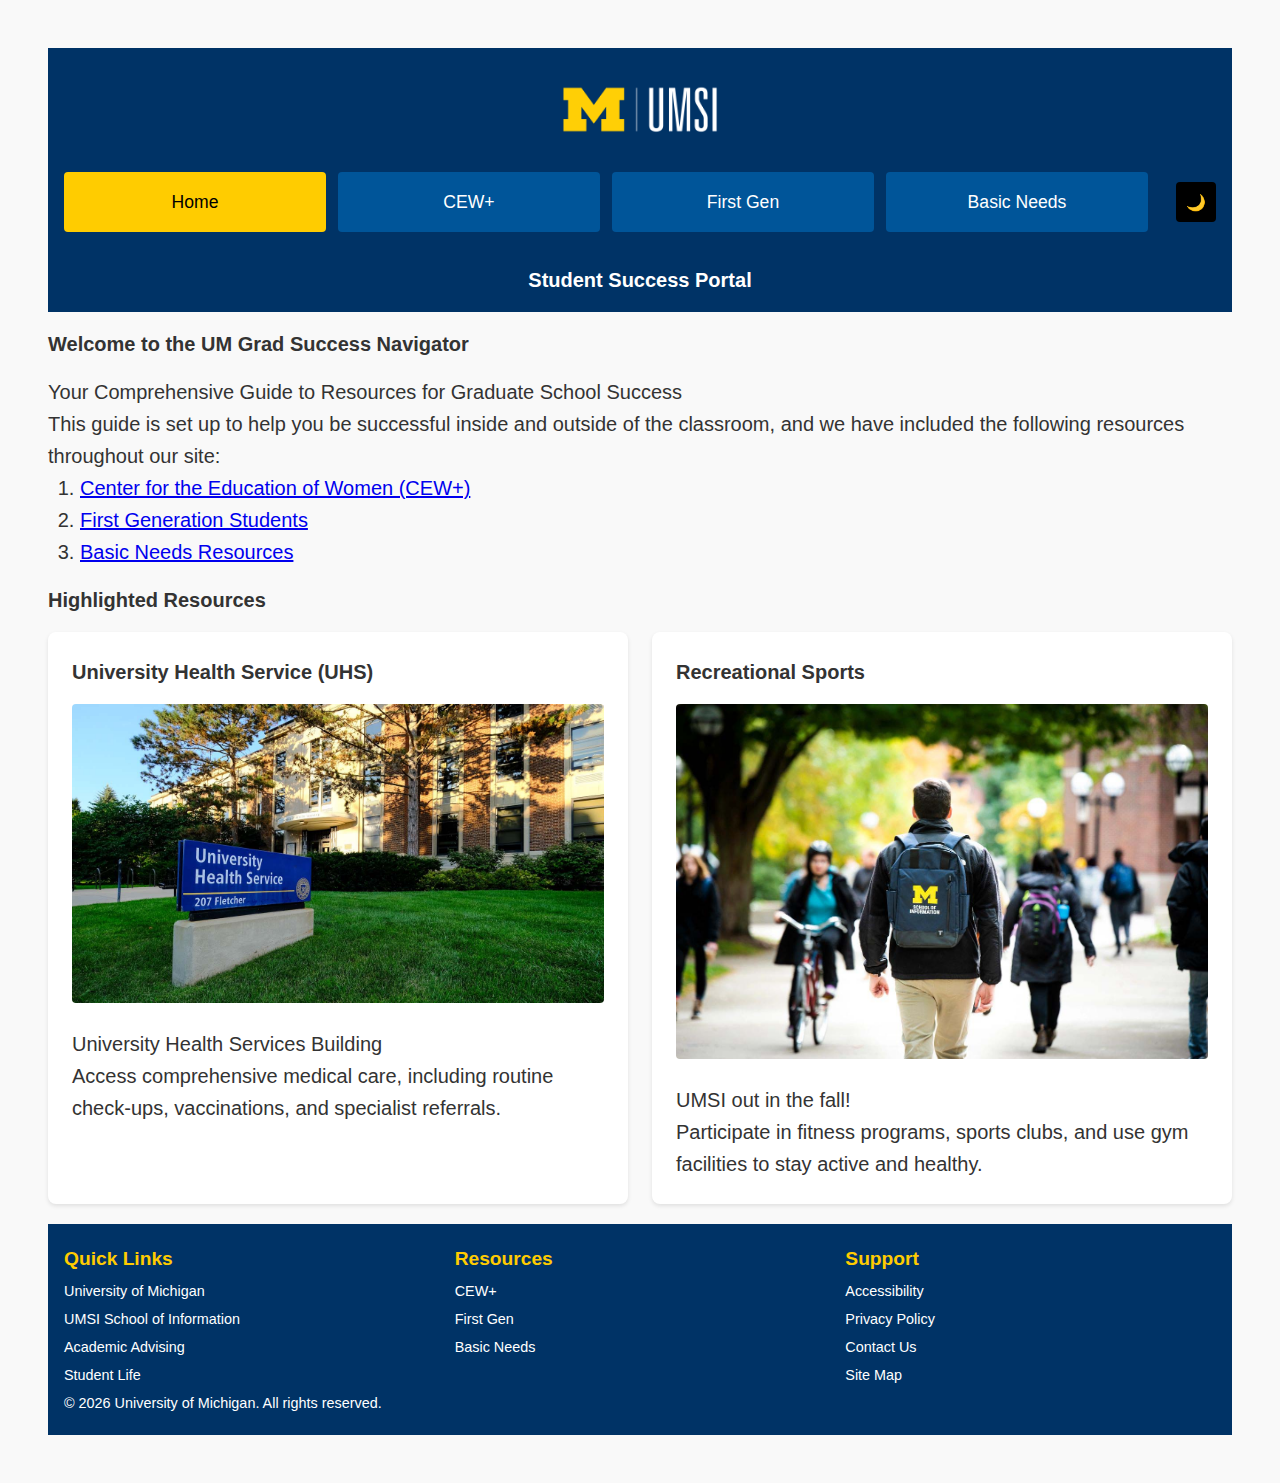
<file: index.html>
<!DOCTYPE html>
<html lang="en">
<head>
  <meta charset="UTF-8">
  <meta name="viewport" content="width=device-width, initial-scale=1.0">
  <title>Student Success Portal</title>
  <link rel="stylesheet" type="text/css" href="css/html5reset.css">
  <link rel="stylesheet" href="css/style.css">
</head>
<body>

<header>
  <img src="images/event_110537_original-1.png" alt="">
  <a href="#main-content" class="skip-link">Skip to Main Content</a>
  <div class="header-top">
    <nav>
      <ul class="header-menu">
        <li><a href="index.html" class="active">Home</a></li>
        <li><a href="page_1_cew+.html">CEW+</a></li>
        <li><a href="page_2_firstgen.html">First Gen</a></li>
        <li><a href="page_3_basicneeds.html">Basic Needs</a></li>
        <li class="dark-btn-li">
          <button id="dark-mode-toggle" aria-label="Toggle dark mode">
            <span id="toggle-icon">🌙</span>
          </button>
        </li>
      </ul>
    </nav>
  </div>
  <h1>Student Success Portal</h1>
</header>

<main id="main-content">
  <section>
    <h2>Welcome to the UM Grad Success Navigator</h2>
    <p>Your Comprehensive Guide to Resources for Graduate School Success</p>
    <p>This guide is set up to help you be successful inside and outside of the classroom, and we have included the following resources throughout our site:</p>
    <ol>
      <li><a href="page_1_cew+.html">Center for the Education of Women (CEW+)</a></li>
      <li><a href="page_2_firstgen.html">First Generation Students</a></li>
      <li><a href="page_3_basicneeds.html">Basic Needs Resources</a></li>
    </ol>
  </section>
  <section>
    <h2>Highlighted Resources</h2>
    <div class="grid-container">
      <article class="grid-item">
        <h3>University Health Service (UHS)</h3>
        <figure>
          <img src="images/UHS.jpg" alt="UHS building at the University of Michigan">
          <figcaption>University Health Services Building</figcaption>
        </figure>
        <p>Access comprehensive medical care, including routine check-ups, vaccinations, and specialist referrals.</p>
      </article>
      <article class="grid-item">
        <h3>Recreational Sports</h3>
        <figure>
          <img src="images/UMSI_CampusFall_UMSIBackpack_02.jpg" alt="A student wears a UMSI backpack in fall on the drag.">
          <figcaption>UMSI out in the fall!</figcaption>
        </figure>
        <p>Participate in fitness programs, sports clubs, and use gym facilities to stay active and healthy.</p>
      </article>
    </div>
  </section>
</main>

<footer>
  <div class="footer-container">
    <div class="footer-section">
      <h3>Quick Links</h3>
      <ul>
        <li><a href="https://umich.edu/">University of Michigan</a></li>
        <li><a href="https://www.si.umich.edu/">UMSI School of Information</a></li>
        <li><a href="https://sites.google.com/umich.edu/msiacademicadvising/student-support-resources">Academic Advising</a></li>
        <li><a href="https://studentlife.umich.edu/">Student Life</a></li>
      </ul>
    </div>
    <div class="footer-section">
      <h3>Resources</h3>
      <ul>
        <li><a href="page_1_cew+.html">CEW+</a></li>
        <li><a href="page_2_firstgen.html">First Gen</a></li>
        <li><a href="page_3_basicneeds.html">Basic Needs</a></li>
      </ul>
    </div>
    <div class="footer-section">
      <h3>Support</h3>
      <ul>
        <li><a href="https://accessibility.umich.edu/">Accessibility</a></li>
        <li><a href="https://umich.edu/privacy/">Privacy Policy</a></li>
        <li><a href="https://umich.edu/contact/">Contact Us</a></li>
        <li><a href="https://www.engin.umich.edu/sitemap/">Site Map</a></li>
      </ul>
    </div>
  </div>
  <p class="copyright">&copy; <span id="current-year"></span> University of Michigan. All rights reserved.</p>
</footer>

<script>
  const darkModeToggle = document.getElementById("dark-mode-toggle");
  const toggleIcon = document.getElementById("toggle-icon");

  darkModeToggle.addEventListener("click", function() {
    document.body.classList.toggle("dark-mode");
    if (document.body.classList.contains("dark-mode")) {
      localStorage.setItem("darkMode", "enabled");
      toggleIcon.textContent = "☀️";
      darkModeToggle.style.backgroundColor = "#fff";
      darkModeToggle.style.color = "#000";
    } else {
      localStorage.setItem("darkMode", "disabled");
      toggleIcon.textContent = "🌙";
      darkModeToggle.style.backgroundColor = "#000";
      darkModeToggle.style.color = "#fff";
    }
  });
  
  if (localStorage.getItem("darkMode") === "enabled") {
    document.body.classList.add("dark-mode");
    toggleIcon.textContent = "☀️";
    darkModeToggle.style.backgroundColor = "#fff";
    darkModeToggle.style.color = "#000";
  }
</script>
<script>
  // Dynamically update the footer year
  document.addEventListener("DOMContentLoaded", function() {
    document.getElementById("current-year").textContent = new Date().getFullYear();
  });
</script>

</body>
</html>
</file>
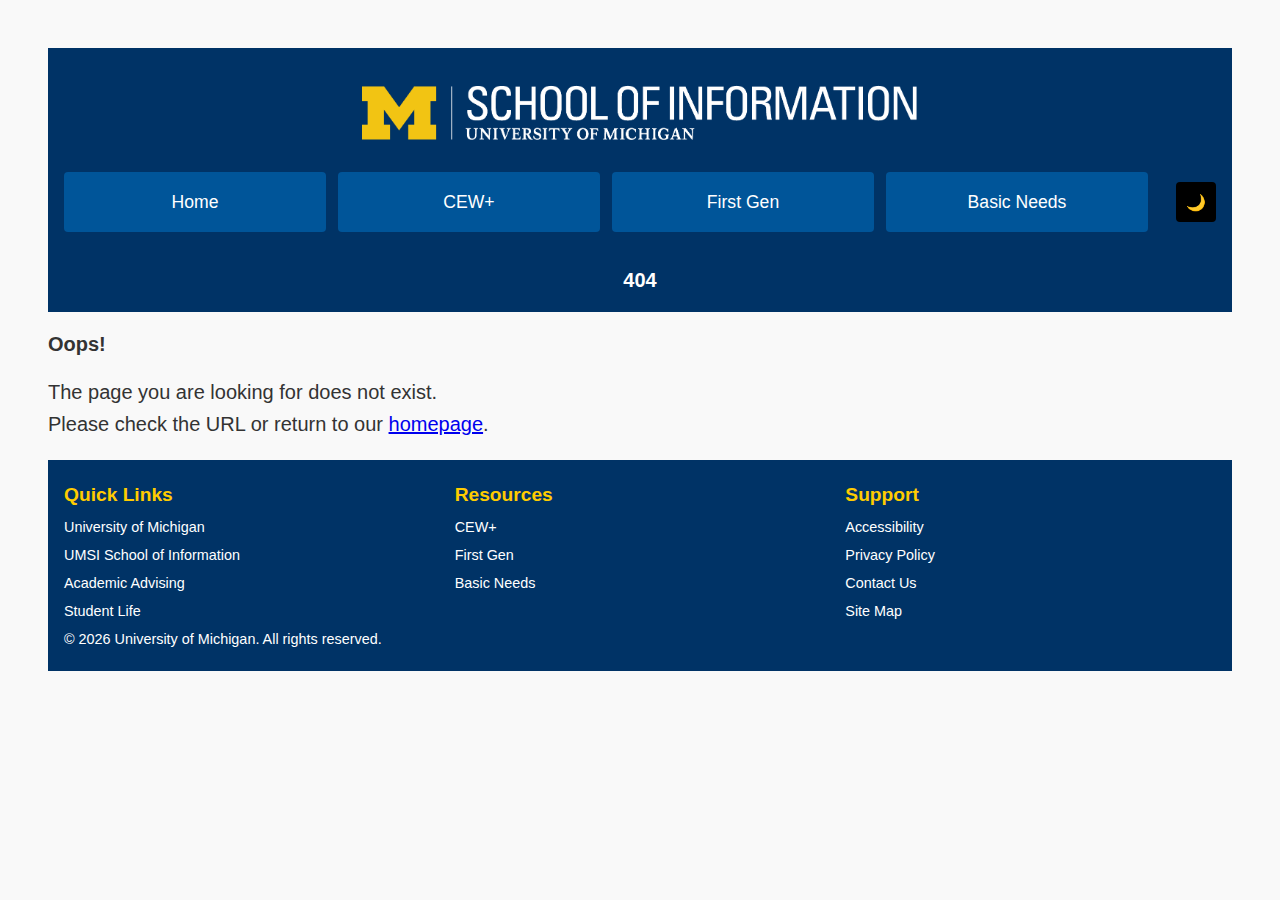
<file: 404_page.html>
<!DOCTYPE html>
<html lang="en">
<head>
  <meta charset="UTF-8">
  <meta name="viewport" content="width=device-width, initial-scale=1.0">
  <title>404 - Page Not Found</title>
  <link rel="stylesheet" type="text/css" href="css/html5reset.css">
  <link rel="stylesheet" href="css/style.css">
</head>


<body>
<header>
   <img src="images/UMSI_signature_marketing_U_white.png" alt="">
   <a href="#main-content" class="skip-link">Skip to Main Content</a>
   <div class="header-top">
     <nav>
      <ul class="header-menu">
         <li><a href="index.html">Home</a></li>
         <li><a href="page_1_cew+.html">CEW+</a></li>
         <li><a href="page_2_firstgen.html">First Gen</a></li>
         <li><a href="page_3_basicneeds.html">Basic Needs</a></li>
         <li class="dark-btn-li">
          <button id="dark-mode-toggle" aria-label="Toggle dark mode">
            <span id="toggle-icon">🌙</span>
          </button>
        </li>
      </ul>
     </nav>
    </div>
  <h1>404</h1>
</header>

<main id="main-content">
  <section>
    <h2>Oops!</h2>
    <p>The page you are looking for does not exist.</p>
    <p>Please check the URL or return to our <a href="index.html">homepage</a>.</p>
  </section>
</main>

<footer>
  <div class="footer-container">
    <div class="footer-section">
      <h3>Quick Links</h3>
      <ul>
        <li><a href="https://umich.edu/">University of Michigan</a></li>
        <li><a href="https://www.si.umich.edu/">UMSI School of Information</a></li>
        <li><a href="https://sites.google.com/umich.edu/msiacademicadvising/student-support-resources">Academic Advising</a></li>
        <li><a href="https://umich.edu/studentlife/">Student Life</a></li>
      </ul>
    </div>
    <div class="footer-section">
      <h3>Resources</h3>
      <ul>
        <li><a href="page_1_cew+.html">CEW+</a></li>
        <li><a href="page_2_firstgen.html">First Gen</a></li>
        <li><a href="page_3_basicneeds.html">Basic Needs</a></li>
      </ul>
    </div>
    <div class="footer-section">
      <h3>Support</h3>
      <ul>
        <li><a href="https://umich.edu/accessibility/">Accessibility</a></li>
        <li><a href="https://umich.edu/privacy/">Privacy Policy</a></li>
        <li><a href="https://umich.edu/contact/">Contact Us</a></li>
        <li><a href="https://umich.edu/sitemap/">Site Map</a></li>
      </ul>
    </div>
  </div>
  <p class="copyright">&copy; <span id="current-year"></span> University of Michigan. All rights reserved.</p>
</footer>

<script>
    const darkModeToggle = document.getElementById("dark-mode-toggle");
    const toggleIcon = document.getElementById("toggle-icon");
  
  
    darkModeToggle.addEventListener("click", function() {
      document.body.classList.toggle("dark-mode");
  
      if (document.body.classList.contains("dark-mode")) {
        localStorage.setItem("darkMode", "enabled");
        toggleIcon.textContent = "☀️";  
        darkModeToggle.style.backgroundColor = "#fff";
        darkModeToggle.style.color = "#000";
      } else {
        localStorage.setItem("darkMode", "disabled");
        toggleIcon.textContent = "🌙";
        darkModeToggle.style.backgroundColor = "#000";
        darkModeToggle.style.color = "#fff";
      }
    });
    
    if (localStorage.getItem("darkMode") === "enabled") {
      document.body.classList.add("dark-mode");
      toggleIcon.textContent = "☀️";
      darkModeToggle.style.backgroundColor = "#fff";
      darkModeToggle.style.color = "#000";
    }
  </script>
  
  <script>
    document.addEventListener("DOMContentLoaded", function() {
      document.getElementById("current-year").textContent = new Date().getFullYear();
    });
  </script>  

  <script>
    document.addEventListener("DOMContentLoaded", function() {
      const links = document.querySelectorAll(".header-menu a");
      const currentPath = window.location.pathname.split("/").pop();

      links.forEach(link => {
        if (link.getAttribute("href") === currentPath) {
          link.classList.add("active");
        } else {
          link.classList.remove("active");
        }
      });
    });
  </script>
</body>
</html>
</file>
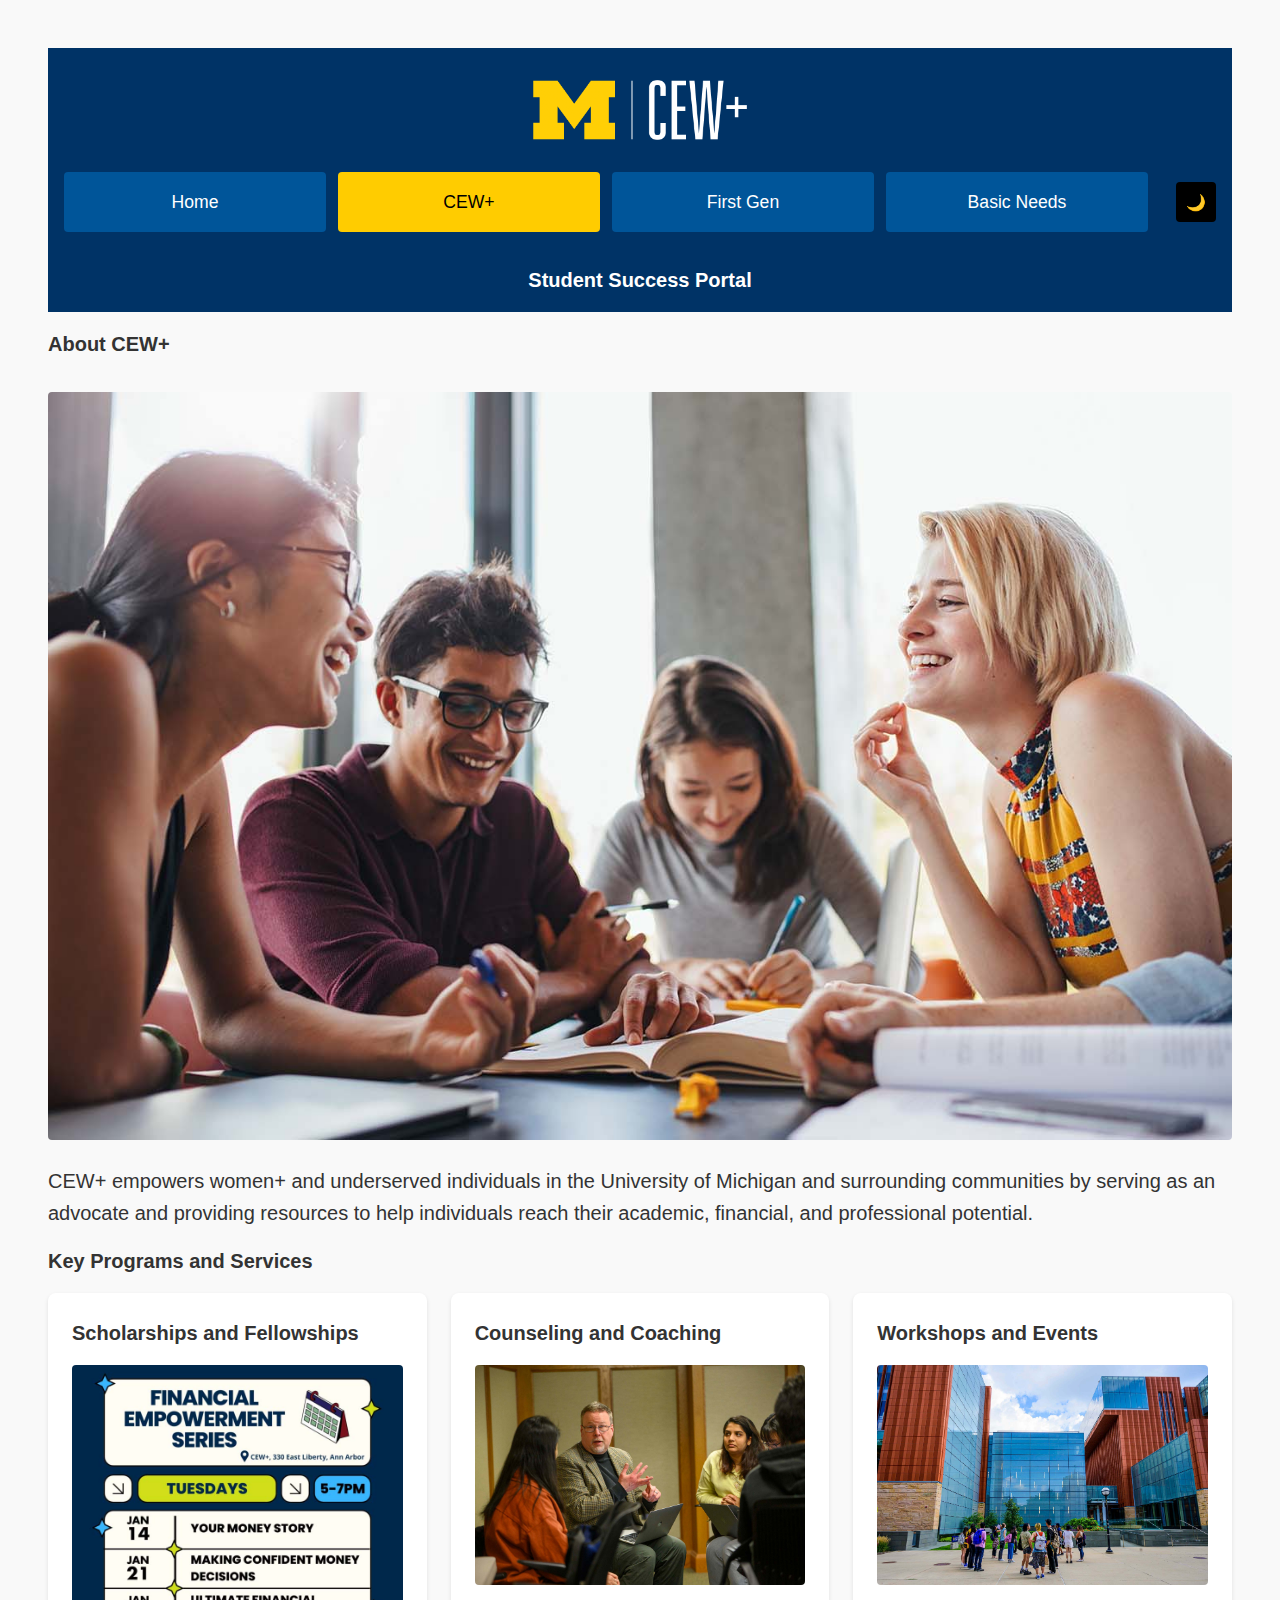
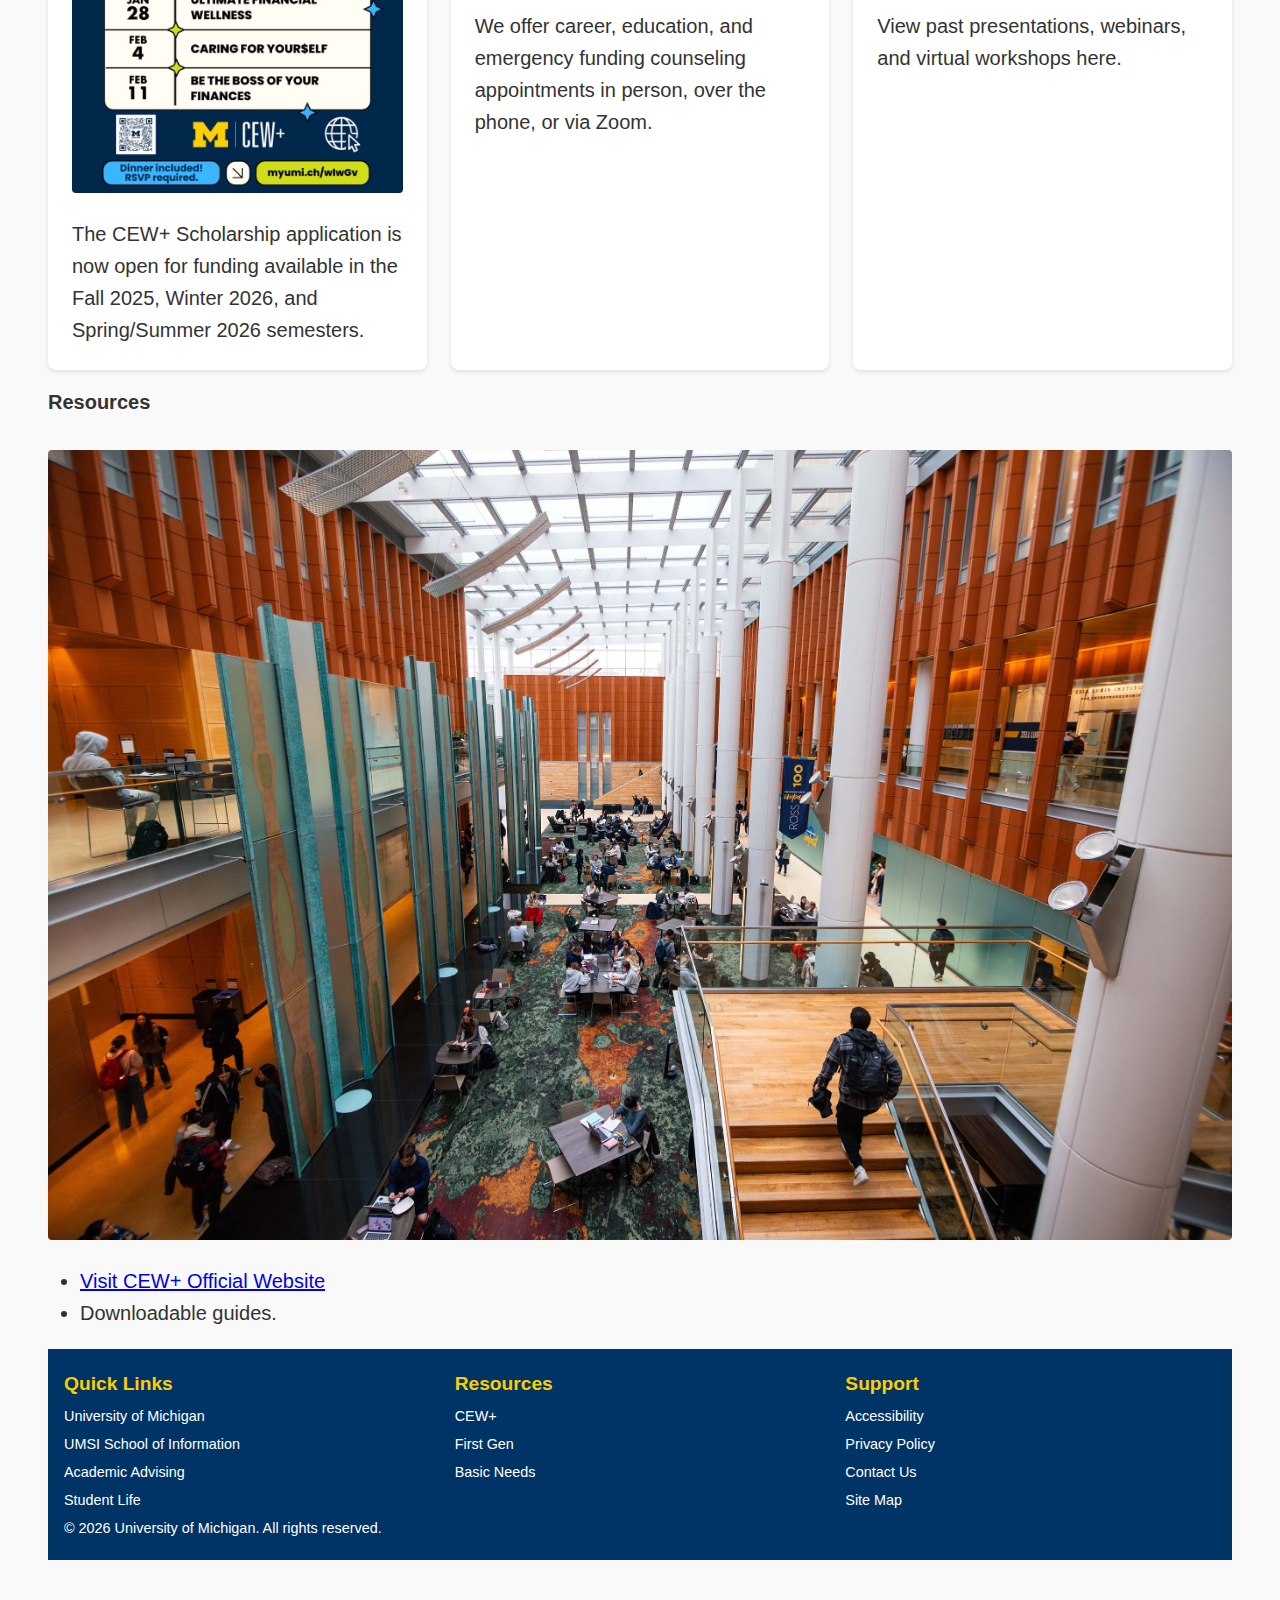
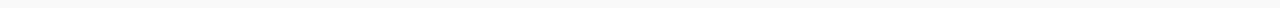
<file: page_1_cew+.html>
<!DOCTYPE html>
<html lang="en">
<head>
  <meta charset="UTF-8">
  <meta name="viewport" content="width=device-width, initial-scale=1.0">
  <title>CEW+ - Center for the Education of Women</title>
  <link rel="stylesheet" type="text/css" href="css/html5reset.css">
  <link rel="stylesheet" href="css/style.css">
</head>
<body>
  
<header>
  <img src="images/cewlogo.png" alt="">
  <a href="#main-content" class="skip-link">Skip to Main Content</a>
  <div class="header-top">
    <nav>
      <ul class="header-menu">
        <li><a href="index.html">Home</a></li>
        <li><a href="page_1_cew+.html" class="active">CEW+</a></li>
        <li><a href="page_2_firstgen.html">First Gen</a></li>
        <li><a href="page_3_basicneeds.html">Basic Needs</a></li>
        <li class="dark-btn-li">
          <button id="dark-mode-toggle" aria-label="Toggle dark mode">
            <span id="toggle-icon">🌙</span>
           </button>
        </li>
      </ul>
     </nav>
  </div>
  <h1>Student Success Portal</h1>
</header>

<main id="main-content">
  <section>
    <h2>About CEW+</h2>
    <img src="images/hi_home.jpg" alt="CEW+ services overview">
    <p>CEW+ empowers women+ and underserved individuals in the University of Michigan and surrounding communities by serving as an advocate and providing resources to help individuals reach their academic, financial, and professional potential.</p>
  </section>

  <section>
    <h2>Key Programs and Services</h2>
    <div class="grid-container">
      <article class="grid-item">
        <h3>Scholarships and Fellowships</h3>
        <img src="images/FEI-Series-2025-768x994.jpg" alt="Scholarship recipients">
        <p>The CEW+ Scholarship application is now open for funding available in the Fall 2025, Winter 2026, and Spring/Summer 2026 semesters. </p>
      </article>
      <article class="grid-item">
        <h3>Counseling and Coaching</h3>
        <img src="images/UMSI_MHIClassroom_02202023_16.jpg" alt="Counseling session">
        <p>We offer career, education, and emergency funding counseling appointments in person, over the phone, or via Zoom. </p>
      </article>
      <article class="grid-item">
        <h3>Workshops and Events</h3>
        <img src="images/UMSI_MSICampusTourOrientation_082422_07.jpg" alt="Workshop participants">
        <p>View past presentations, webinars, and virtual workshops here.</p>
      </article>
    </div>
  </section>

  <section>
    <h2>Resources</h2>
    <img src="images/MCOMMONS-FinalsStudyLocations2024-09.jpg" alt="CEW+ resources">
    <ul>
      <li><a href="https://www.cew.umich.edu/">Visit CEW+ Official Website</a></li>
      <li>Downloadable guides.</li>
    </ul>
  </section>
</main>

<footer>
    <div class="footer-container">
      
      <div class="footer-section">
        <h3>Quick Links</h3>
        <ul>
          <li><a href="https://umich.edu/">University of Michigan</a></li>
          <li><a href="https://www.si.umich.edu/">UMSI School of Information</a></li>
          <li><a href="https://sites.google.com/umich.edu/msiacademicadvising/student-support-resources">Academic Advising</a></li>
          <li><a href="https://umich.edu/studentlife/">Student Life</a></li>
        </ul>
      </div>
      
      <div class="footer-section">
        <h3>Resources</h3>
        <ul>
          <li><a href="page_1_cew+.html">CEW+</a></li>
          <li><a href="page_2_firstgen.html">First Gen</a></li>
          <li><a href="page_3_basicneeds.html">Basic Needs</a></li>
        </ul>
      </div>
      
      <div class="footer-section">
        <h3>Support</h3>
        <ul>
          <li><a href="https://umich.edu/accessibility/">Accessibility</a></li>
          <li><a href="https://umich.edu/privacy/">Privacy Policy</a></li>
          <li><a href="https://umich.edu/contact/">Contact Us</a></li>
          <li><a href="https://umich.edu/sitemap/">Site Map</a></li>
        </ul>
      </div>
    </div>
    <p class="copyright">&copy; <span id="current-year"></span> University of Michigan. All rights reserved.</p>
</footer>

<script>
  const darkModeToggle = document.getElementById("dark-mode-toggle");
  const toggleIcon = document.getElementById("toggle-icon");


  darkModeToggle.addEventListener("click", function() {
    document.body.classList.toggle("dark-mode");

    if (document.body.classList.contains("dark-mode")) {
      localStorage.setItem("darkMode", "enabled");
      toggleIcon.textContent = "☀️";  
      darkModeToggle.style.backgroundColor = "#fff";
      darkModeToggle.style.color = "#000";
    } else {
      localStorage.setItem("darkMode", "disabled");
      toggleIcon.textContent = "🌙";
      darkModeToggle.style.backgroundColor = "#000";
      darkModeToggle.style.color = "#fff";
    }
  });
  
  if (localStorage.getItem("darkMode") === "enabled") {
    document.body.classList.add("dark-mode");
    toggleIcon.textContent = "☀️";
    darkModeToggle.style.backgroundColor = "#fff";
    darkModeToggle.style.color = "#000";
  }
</script>
<script>
  // Dynamically update the footer year
  document.addEventListener("DOMContentLoaded", function() {
    document.getElementById("current-year").textContent = new Date().getFullYear();
  });
</script>

</body>
</html>
</file>
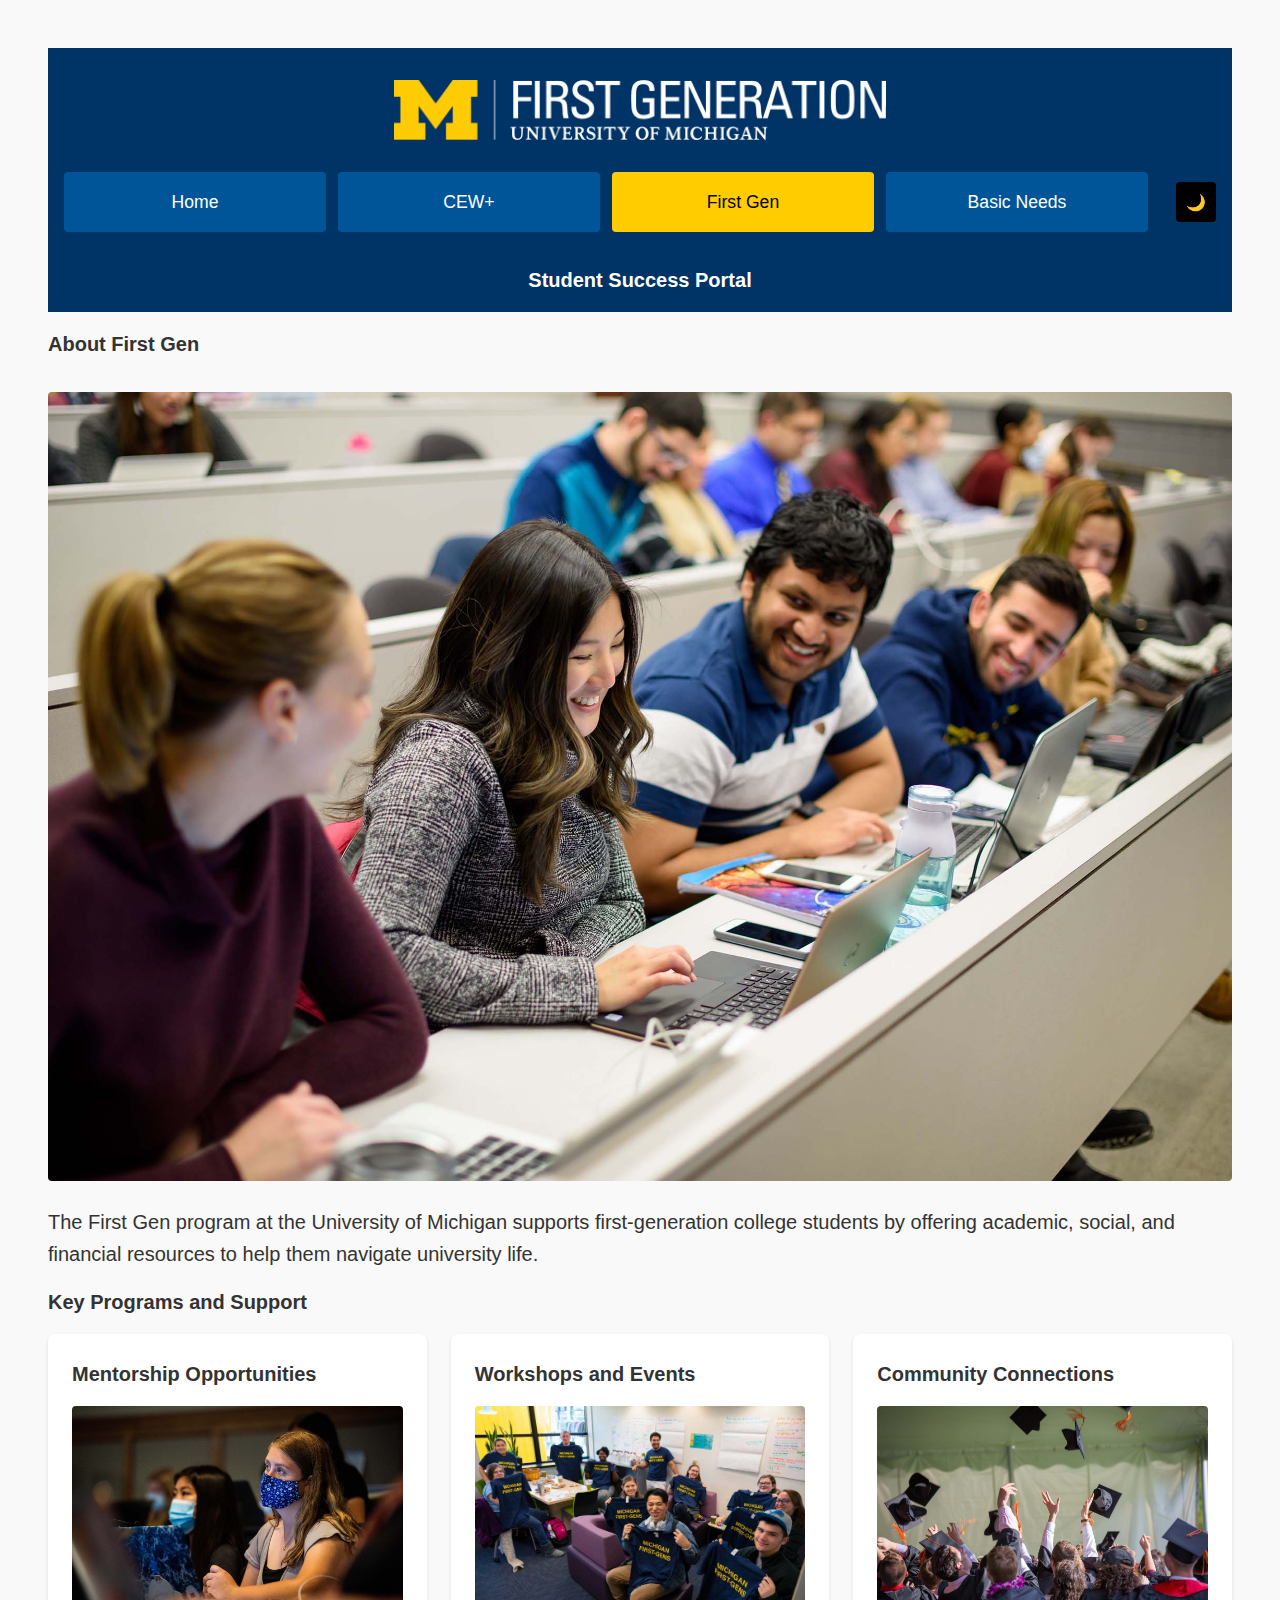
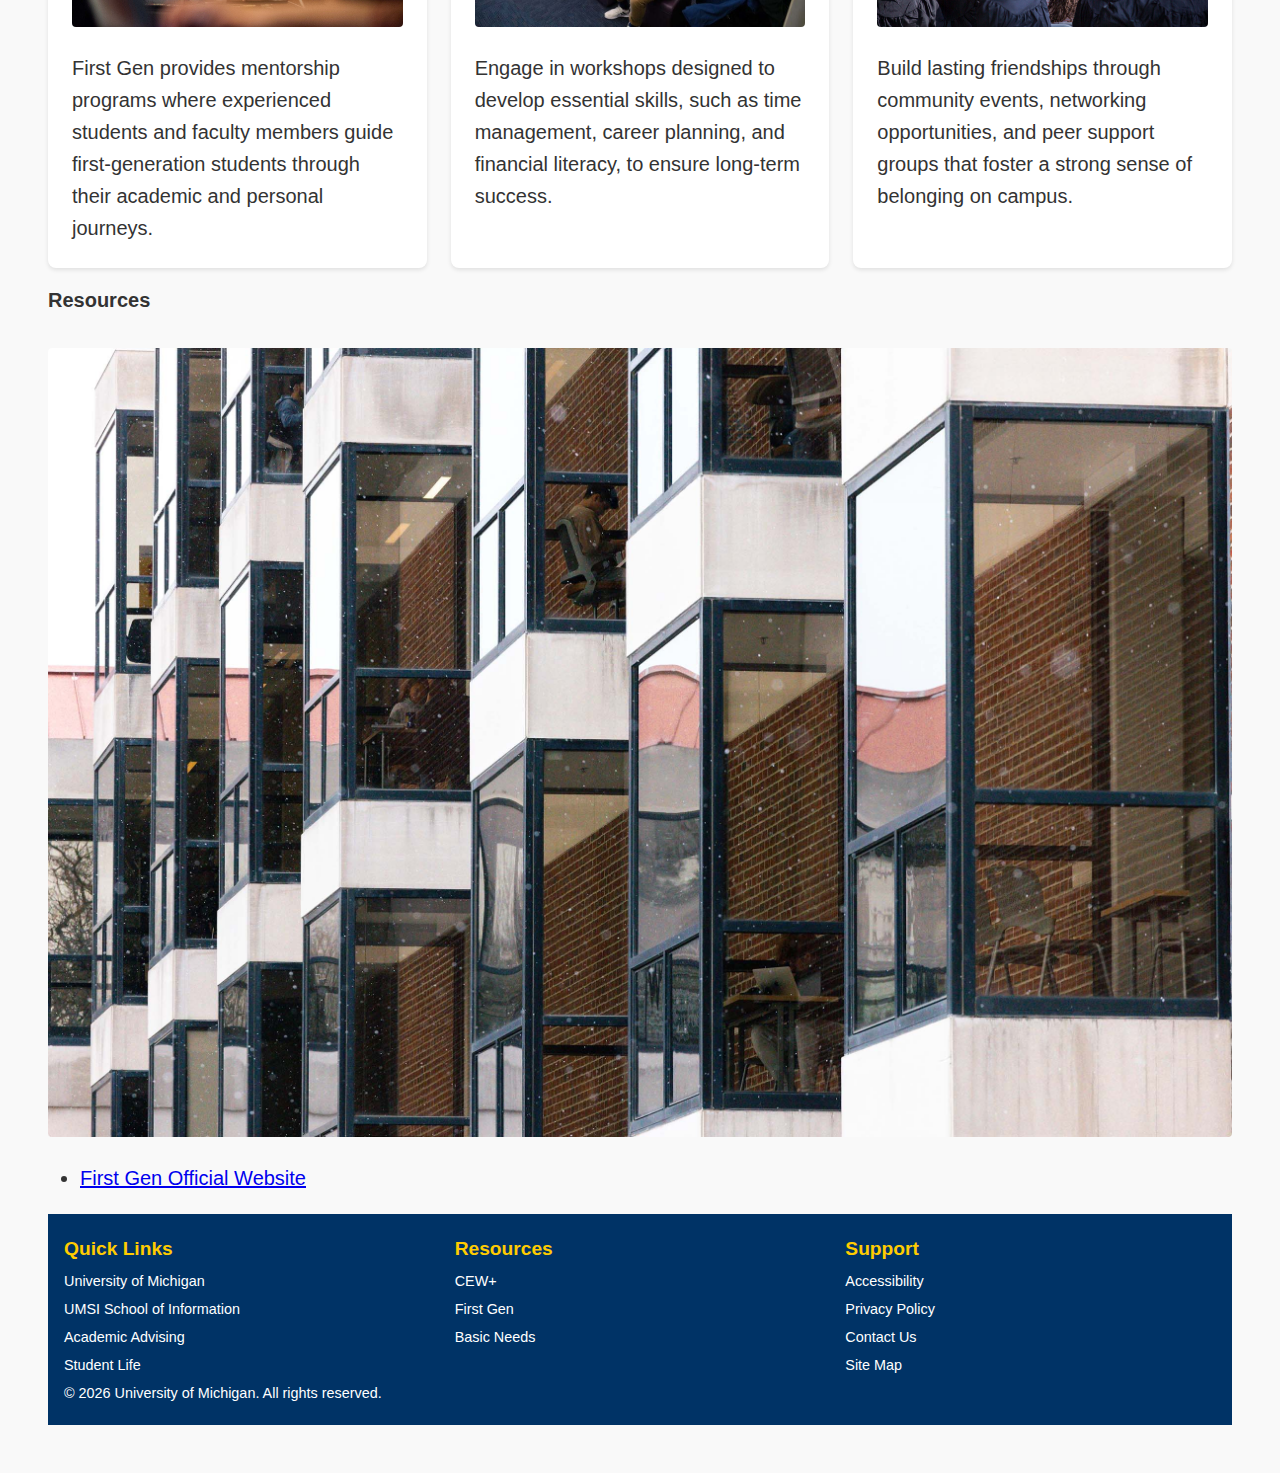
<file: page_2_firstgen.html>
<!DOCTYPE html>
<html lang="en">
<head>
  <meta charset="UTF-8">
  <meta name="viewport" content="width=device-width, initial-scale=1.0">
  <title>First Gen - First Generation Students</title>
  <link rel="stylesheet" type="text/css" href="css/html5reset.css">
  <link rel="stylesheet" href="css/style.css">
</head>
<body>

<header>
   <img src="images/signature-marketing.png" alt="">
   <a href="#main-content" class="skip-link">Skip to Main Content</a>
   <div class="header-top">
      <nav>
      <ul class="header-menu">
         <li><a href="index.html">Home</a></li>
         <li><a href="page_1_cew+.html">CEW+</a></li>
         <li><a href="page_2_firstgen.html" class="active">First Gen</a></li>
         <li><a href="page_3_basicneeds.html">Basic Needs</a></li>
         <li class="dark-btn-li">
          <button id="dark-mode-toggle" aria-label="Toggle dark mode">
            <span id="toggle-icon">🌙</span>
            </button>
        </li>
      </ul>
      </nav>
    </div>
  <h1>Student Success Portal</h1>
</header>

<main id="main-content">
  <section>
    <h2>About First Gen</h2>
    <img src="images/UMSI_SI662_MHI_CLASSROOM_02.jpg" alt="First Gen students">
    <p>The First Gen program at the University of Michigan supports first-generation college students by offering academic, social, and financial resources to help them navigate university life.</p>
  </section>

  <section>
    <h2>Key Programs and Support</h2>
    <div class="grid-container">
      <article class="grid-item">
        <h3>Mentorship Opportunities</h3>
        <img src="images/UMSI_SI311_10132021_017.jpg" alt="">
        <p>First Gen provides mentorship programs where experienced students and faculty members guide first-generation students through their academic and personal journeys.</p>
      </article>
      <article class="grid-item">
        <h3>Workshops and Events</h3>
        <img src="images/DSC00515-edited-1-800x533-1.jpg" alt="">
        <p>Engage in workshops designed to develop essential skills, such as time management, career planning, and financial literacy, to ensure long-term success.</p>
      </article>
      <article class="grid-item">
        <h3>Community Connections</h3>
        <img src="images/pexels-emily-ranquist-1205651-scaled.jpg" alt="">
        <p>Build lasting friendships through community events, networking opportunities, and peer support groups that foster a strong sense of belonging on campus.</p>
      </article>
    </div>
  </section>

  <section>
    <h2>Resources</h2>
    <img src="images/MCOMMONS-WinterSemester2025-22.jpg" alt="">
    <ul>
      <li><a href="https://firstgen.umich.edu/">First Gen Official Website</a></li>
    </ul>
  </section>
</main>

<footer>
    <div class="footer-container">
     
      <div class="footer-section">
        <h3>Quick Links</h3>
        <ul>
          <li><a href="https://umich.edu/">University of Michigan</a></li>
          <li><a href="https://www.si.umich.edu/">UMSI School of Information</a></li>
          <li><a href="https://sites.google.com/umich.edu/msiacademicadvising/student-support-resources">Academic Advising</a></li>
          <li><a href="https://umich.edu/studentlife/">Student Life</a></li>
        </ul>
      </div>
      
      <div class="footer-section">
        <h3>Resources</h3>
        <ul>
          <li><a href="page_1_cew+.html">CEW+</a></li>
          <li><a href="page_2_firstgen.html">First Gen</a></li>
          <li><a href="page_3_basicneeds.html">Basic Needs</a></li>
        </ul>
      </div>
      
      <div class="footer-section">
        <h3>Support</h3>
        <ul>
          <li><a href="https://umich.edu/accessibility/">Accessibility</a></li>
          <li><a href="https://umich.edu/privacy/">Privacy Policy</a></li>
          <li><a href="https://umich.edu/contact/">Contact Us</a></li>
          <li><a href="https://umich.edu/sitemap/">Site Map</a></li>
        </ul>
      </div>
    </div>
    <p class="copyright">&copy; <span id="current-year"></span> University of Michigan. All rights reserved.</p>
</footer>

<script>
  const darkModeToggle = document.getElementById("dark-mode-toggle");
  const toggleIcon = document.getElementById("toggle-icon");


  darkModeToggle.addEventListener("click", function() {
    document.body.classList.toggle("dark-mode");

    if (document.body.classList.contains("dark-mode")) {
      localStorage.setItem("darkMode", "enabled");
      toggleIcon.textContent = "☀️";  
      darkModeToggle.style.backgroundColor = "#fff";
      darkModeToggle.style.color = "#000";
    } else {
      localStorage.setItem("darkMode", "disabled");
      toggleIcon.textContent = "🌙";
      darkModeToggle.style.backgroundColor = "#000";
      darkModeToggle.style.color = "#fff";
    }
  });
  
  if (localStorage.getItem("darkMode") === "enabled") {
    document.body.classList.add("dark-mode");
    toggleIcon.textContent = "☀️";
    darkModeToggle.style.backgroundColor = "#fff";
    darkModeToggle.style.color = "#000";
  }
</script>
<script>
  // Dynamically update the footer year
  document.addEventListener("DOMContentLoaded", function() {
    document.getElementById("current-year").textContent = new Date().getFullYear();
  });
</script>

</body>
</html>
</file>
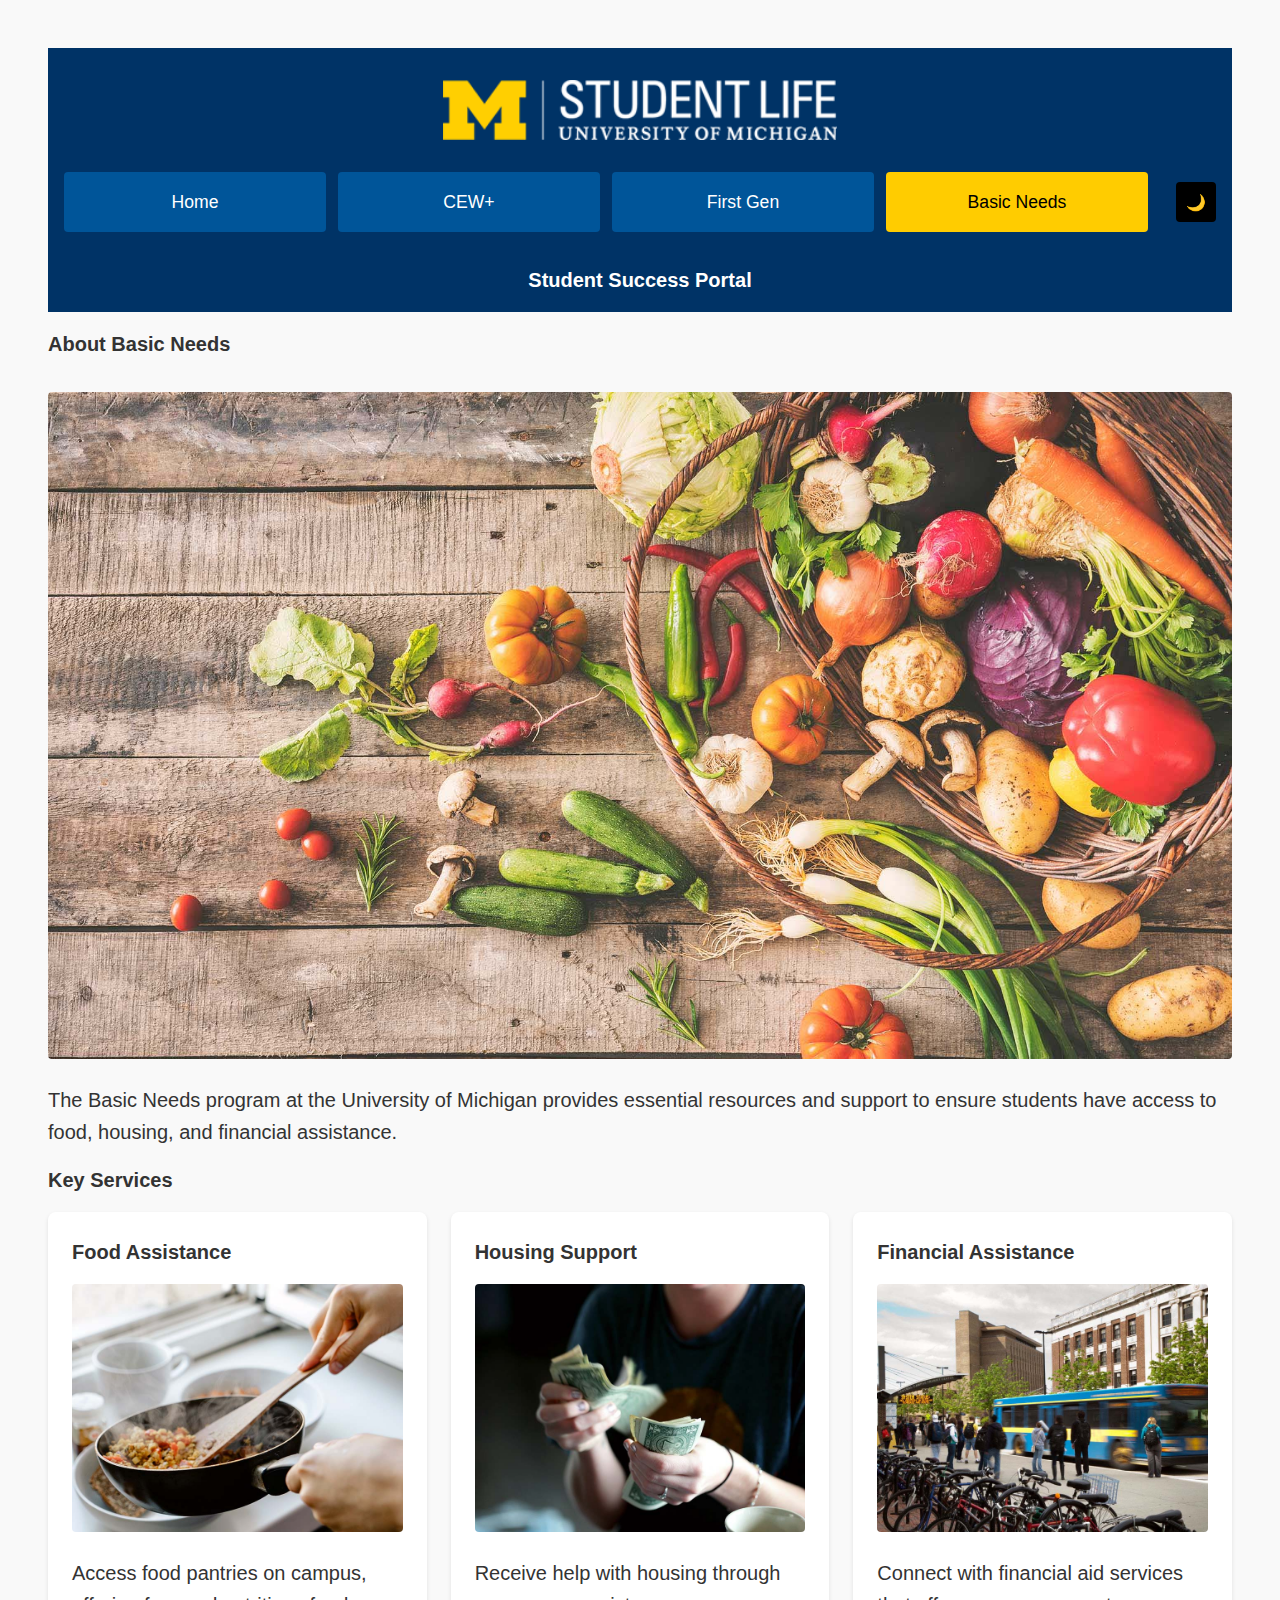
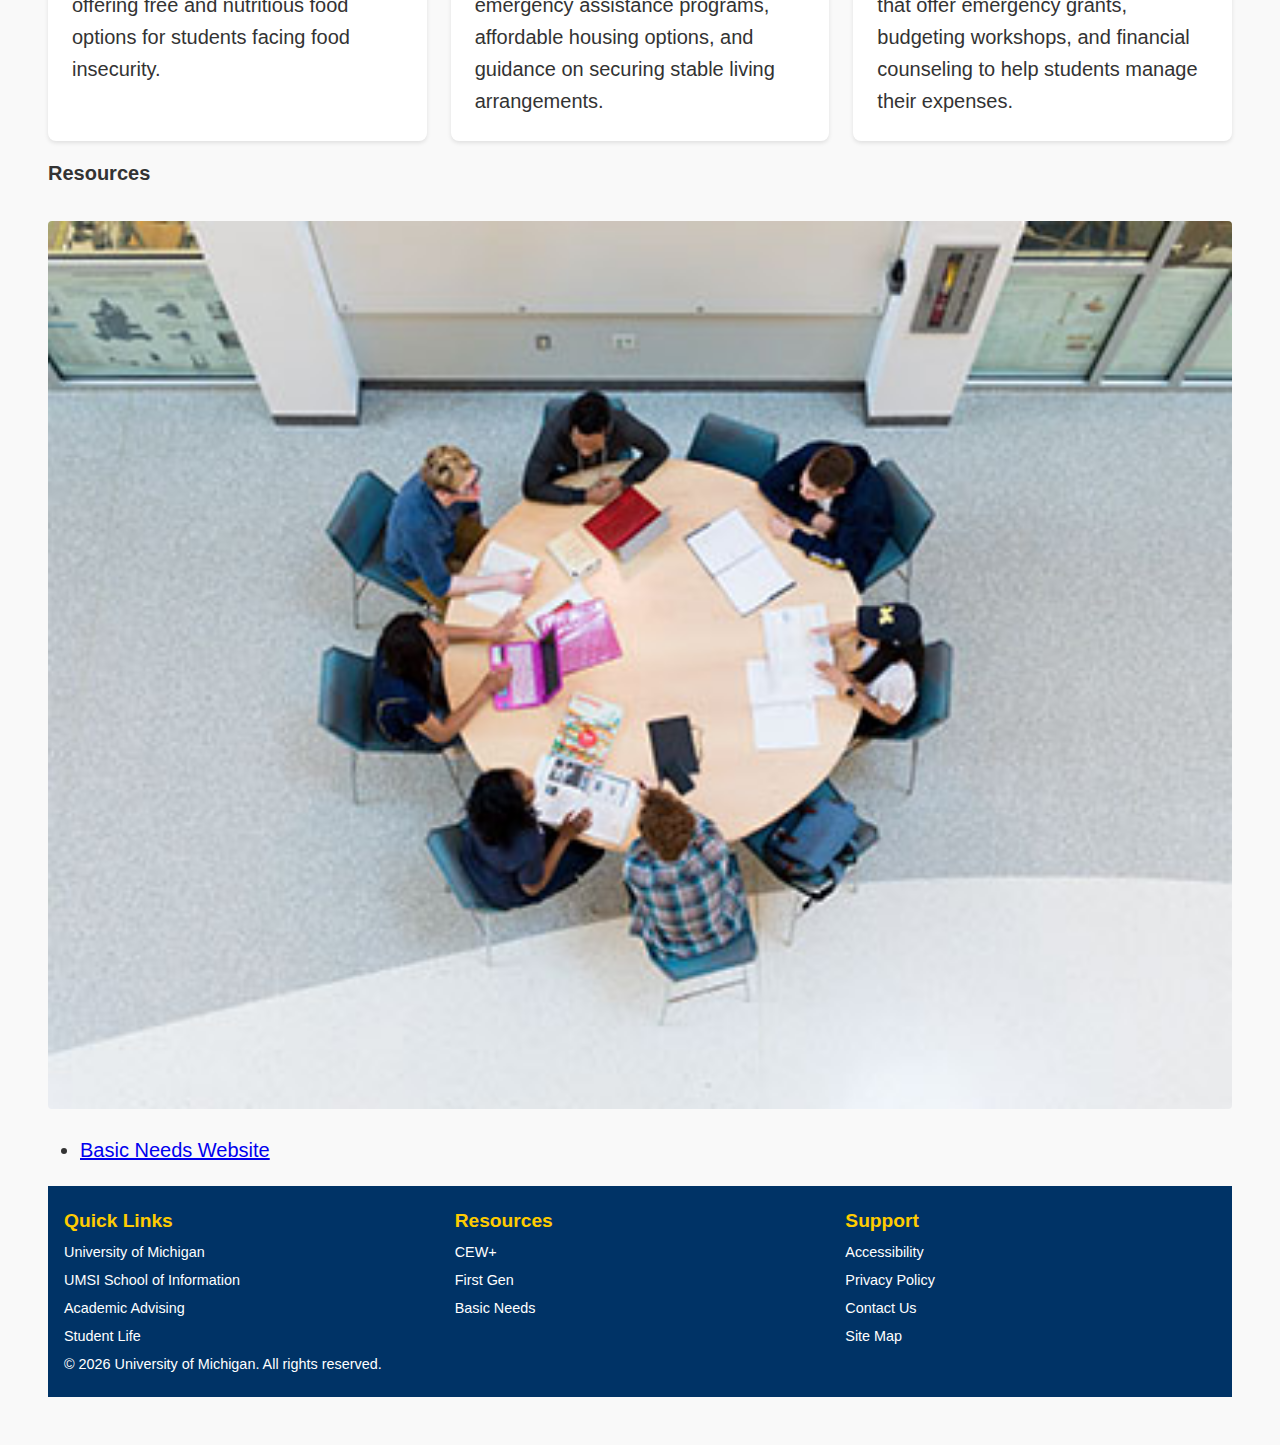
<file: page_3_basicneeds.html>
<!DOCTYPE html>
<html lang="en">
<head>
  <meta charset="UTF-8">
  <meta name="viewport" content="width=device-width, initial-scale=1.0">
  <title>Student Life - Basic Needs</title>
  <link rel="stylesheet" type="text/css" href="css/html5reset.css">
  <link rel="stylesheet" href="css/style.css">
</head>
<body>
  
<header>
   <img src="images/sl-logo-long.png" alt="">
   <a href="#main-content" class="skip-link">Skip to Main Content</a>
  <div class="header-top">
     <nav>
     <ul class="header-menu">
         <li><a href="index.html">Home</a></li>
         <li><a href="page_1_cew+.html">CEW+</a></li>
         <li><a href="page_2_firstgen.html">First Gen</a></li>
         <li><a href="page_3_basicneeds.html" class="active">Basic Needs</a></li>
         <li class="dark-btn-li">
          <button id="dark-mode-toggle" aria-label="Toggle dark mode">
            <span id="toggle-icon">🌙</span>
            </button>
        </li>
      </ul>
      </nav>
    </div>
  <h1>Student Success Portal</h1>
</header>

<main id="main-content">
  <section>
    <h2>About Basic Needs</h2>
    <img src="images/hero-bg.jpg" alt="Basic needs overview">
    <p>The Basic Needs program at the University of Michigan provides essential resources and support to ensure students have access to food, housing, and financial assistance.</p>
  </section>

  <section>
    <h2>Key Services</h2>
    <div class="grid-container">
      <article class="grid-item">
        <h3>Food Assistance</h3>
        <img src="images/food.jpg" alt="Food pantry">
        <p>Access food pantries on campus, offering free and nutritious food options for students facing food insecurity.</p>
      </article>
      <article class="grid-item">
        <h3>Housing Support</h3>
        <img src="images/finance.jpg" alt="Housing assistance">
        <p>Receive help with housing through emergency assistance programs, affordable housing options, and guidance on securing stable living arrangements.</p>
      </article>
      <article class="grid-item">
        <h3>Financial Assistance</h3>
        <img src="images/housingtransportation.jpg" alt="Financial aid">
        <p>Connect with financial aid services that offer emergency grants, budgeting workshops, and financial counseling to help students manage their expenses.</p>
      </article>
    </div>
  </section>

  <section>
    <h2>Resources</h2>
    <img src="images/medicaid.jpg" alt="">
    <ul>
      <li><a href="https://basicneeds.studentlife.umich.edu/">Basic Needs Website</a></li>
    </ul>
  </section>
</main>

<footer>
    <div class="footer-container">
      
      <div class="footer-section">
        <h3>Quick Links</h3>
        <ul>
          <li><a href="https://umich.edu/">University of Michigan</a></li>
          <li><a href="https://www.si.umich.edu/">UMSI School of Information</a></li>
          <li><a href="https://sites.google.com/umich.edu/msiacademicadvising/student-support-resources">Academic Advising</a></li>
          <li><a href="https://umich.edu/studentlife/">Student Life</a></li>
        </ul>
      </div>
      
      <div class="footer-section">
        <h3>Resources</h3>
        <ul>
          <li><a href="page_1_cew+.html">CEW+</a></li>
          <li><a href="page_2_firstgen.html">First Gen</a></li>
          <li><a href="page_3_basicneeds.html">Basic Needs</a></li>
        </ul>
      </div>
      
      <div class="footer-section">
        <h3>Support</h3>
        <ul>
          <li><a href="https://umich.edu/accessibility/">Accessibility</a></li>
          <li><a href="https://umich.edu/privacy/">Privacy Policy</a></li>
          <li><a href="https://umich.edu/contact/">Contact Us</a></li>
          <li><a href="https://umich.edu/sitemap/">Site Map</a></li>
        </ul>
      </div>
    </div>
    <p class="copyright">&copy; <span id="current-year"></span> University of Michigan. All rights reserved.</p>
</footer>

<script>
  const darkModeToggle = document.getElementById("dark-mode-toggle");
  const toggleIcon = document.getElementById("toggle-icon");


  darkModeToggle.addEventListener("click", function() {
    document.body.classList.toggle("dark-mode");

    if (document.body.classList.contains("dark-mode")) {
      localStorage.setItem("darkMode", "enabled");
      toggleIcon.textContent = "☀️";  
      darkModeToggle.style.backgroundColor = "#fff";
      darkModeToggle.style.color = "#000";
    } else {
      localStorage.setItem("darkMode", "disabled");
      toggleIcon.textContent = "🌙";
      darkModeToggle.style.backgroundColor = "#000";
      darkModeToggle.style.color = "#fff";
    }
  });
  
  if (localStorage.getItem("darkMode") === "enabled") {
    document.body.classList.add("dark-mode");
    toggleIcon.textContent = "☀️";
    darkModeToggle.style.backgroundColor = "#fff";
    darkModeToggle.style.color = "#000";
  }
</script>
</body>
<script>
  // Dynamically update the footer year
  document.addEventListener("DOMContentLoaded", function() {
    document.getElementById("current-year").textContent = new Date().getFullYear();
  });
</script>

</html>
</file>
<file: css/style.css>
.skip-link {
  position: absolute;
  left: -999px;
  top: -999px;
  background-color: #000;
  color: #fff;
  padding: 0.5rem;
  text-decoration: none;
  transition: all 0.3s ease;
}
.skip-link:focus {
  left: 0;
  top: 0;
  z-index: 1000;
}

body {
  font-family: 'Helvetica Neue', Arial, sans-serif;
  font-size: 1.125rem;
  line-height: 1.6;
  margin: 0;
  padding: 32px;
  background-color: #f9f9f9;
  color: #333;
}

main section h2 {
  margin-top: 1rem;
  margin-bottom: 1rem;
}

.skip-link {
  position: absolute;
  left: -999px;
  top: -999px;
  background-color: #000;
  color: #fff;
  padding: 1rem;
  text-decoration: none;
}
.skip-link:focus {
  left: 1rem;
  top: 1rem;
  z-index: 1000;
}

header {
  background-color: #003366;
  color: #fff;
  padding: 1rem;
  display: grid;
  gap: 1rem;
}
header img {
  max-height: 60px;       
  width: auto;          
  max-width: 100%;       
  object-fit: contain;   
}

main section ul,
main section ol {
  padding-left: 32px;
  margin-left: 0;
  list-style-position: outside;
}

nav ul {
  display: grid;
  grid-template-columns: repeat(auto-fit, minmax(160px, 1fr));
  gap: 0.75rem;
  padding: 0;
  margin: 0;
  list-style: none;
}
nav ul li a {
  display: block;
  padding: 1rem;
  font-size: 1.1rem;
  text-decoration: none;
  color: #fff;
  background-color: #005599;
  border-radius: 4px;
  transition: all 0.3s ease;
}
nav ul li a.active {
  background-color: #ffcc00;
  color: #000;
}

.grid-container {
  display: grid;
  gap: 1.5rem;
  grid-template-columns: repeat(auto-fit, minmax(280px, 1fr));
}
.grid-item {
  background: white;
  padding: 1.5rem;
  border-radius: 8px;
  box-shadow: 0 2px 4px rgba(0,0,0,0.1);
}

img {
  width: 100%;
  height: auto;
  border-radius: 4px;
  margin: 1rem 0;
}

footer {
  background-color: #003366;
  color: #fff;
  padding: 1.25rem 1rem;
  margin-top: 1.25rem;
  font-size: 0.9rem;
}
.footer-container {
  display: grid;
  grid-template-columns: repeat(auto-fit, minmax(150px, 1fr));
  gap: 1.25rem;
  margin: 0 auto;
  width: 100%;
}
.footer-section h3 {
  font-size: 1.2rem;
  margin-bottom: 0.3125rem;
  color: #ffcc00;
}
.footer-section ul {
  list-style: none;
  padding: 0;
  margin: 0;
}
.footer-section ul li {
  margin-bottom: 0.3125rem;
}
.footer-section ul li a {
  color: #fff;
  text-decoration: none;
  transition: color 0.3s;
}
.footer-section ul li a:hover,
.footer-section ul li a:focus {
  color: #ffcc00;
}

img {
  max-width: 100%;
  height: auto;
}

@media (min-width: 768px) {
  body {
    padding: 48px;
    font-size: 1.25rem;
  }
  
  /* 修改此处，仅让主内容区的链接变为紫色 */
  body.dark-mode #main-content a,
  body.dark-mode #main-content a:visited {
    color: #BB86FC;
  }

  header {
    display: flex;
    flex-direction: column;
    align-items: stretch;
  }
  
  .header-top {
    width: 100%;
  }
  
  nav ul.header-menu {
    display: flex;
    align-items: center;
    width: 100%;
    margin: 0;
    padding: 0;
    list-style: none;
  }
  
  nav ul.header-menu li:not(.dark-btn-li) {
    flex: 1;
    text-align: center;
  }
  
  nav ul.header-menu li.dark-btn-li {
    flex: 0 0 auto;
  }
  
  #dark-mode-toggle {
    width: 40px;
    height: 40px;
    padding: 0;
    display: flex;
    align-items: center;
    justify-content: center;
  }
  
  header h1 {
    text-align: center;
    margin-top: 1rem;
  }
}

#dark-mode-toggle {
  background-color: #000;
  color: #fff;
  border: none;
  border-radius: 4px;
  padding: 0.5rem 1rem;
  font-size: 1rem;
  cursor: pointer;
  margin-left: 1rem;
  transition: background-color 0.3s ease, color 0.3s ease;
}

#dark-mode-toggle:hover {
  background-color: #444;
}

body.dark-mode {
  background-color: #1A1A1A;
  color: #b4b4b4;  
}
body.dark-mode .grid-item {
  background-color: #2B2B2B; 
}

body.dark-mode header {
  background-color: #1A1A1A;
  color: 555555; 
}

body.dark-mode nav ul li a {
  background-color: #313131;
  color: #AAAAAA; 
}

body.dark-mode footer {
  background-color: #1A1A1A;
  color: #a2a2a2; 
}
</file>
